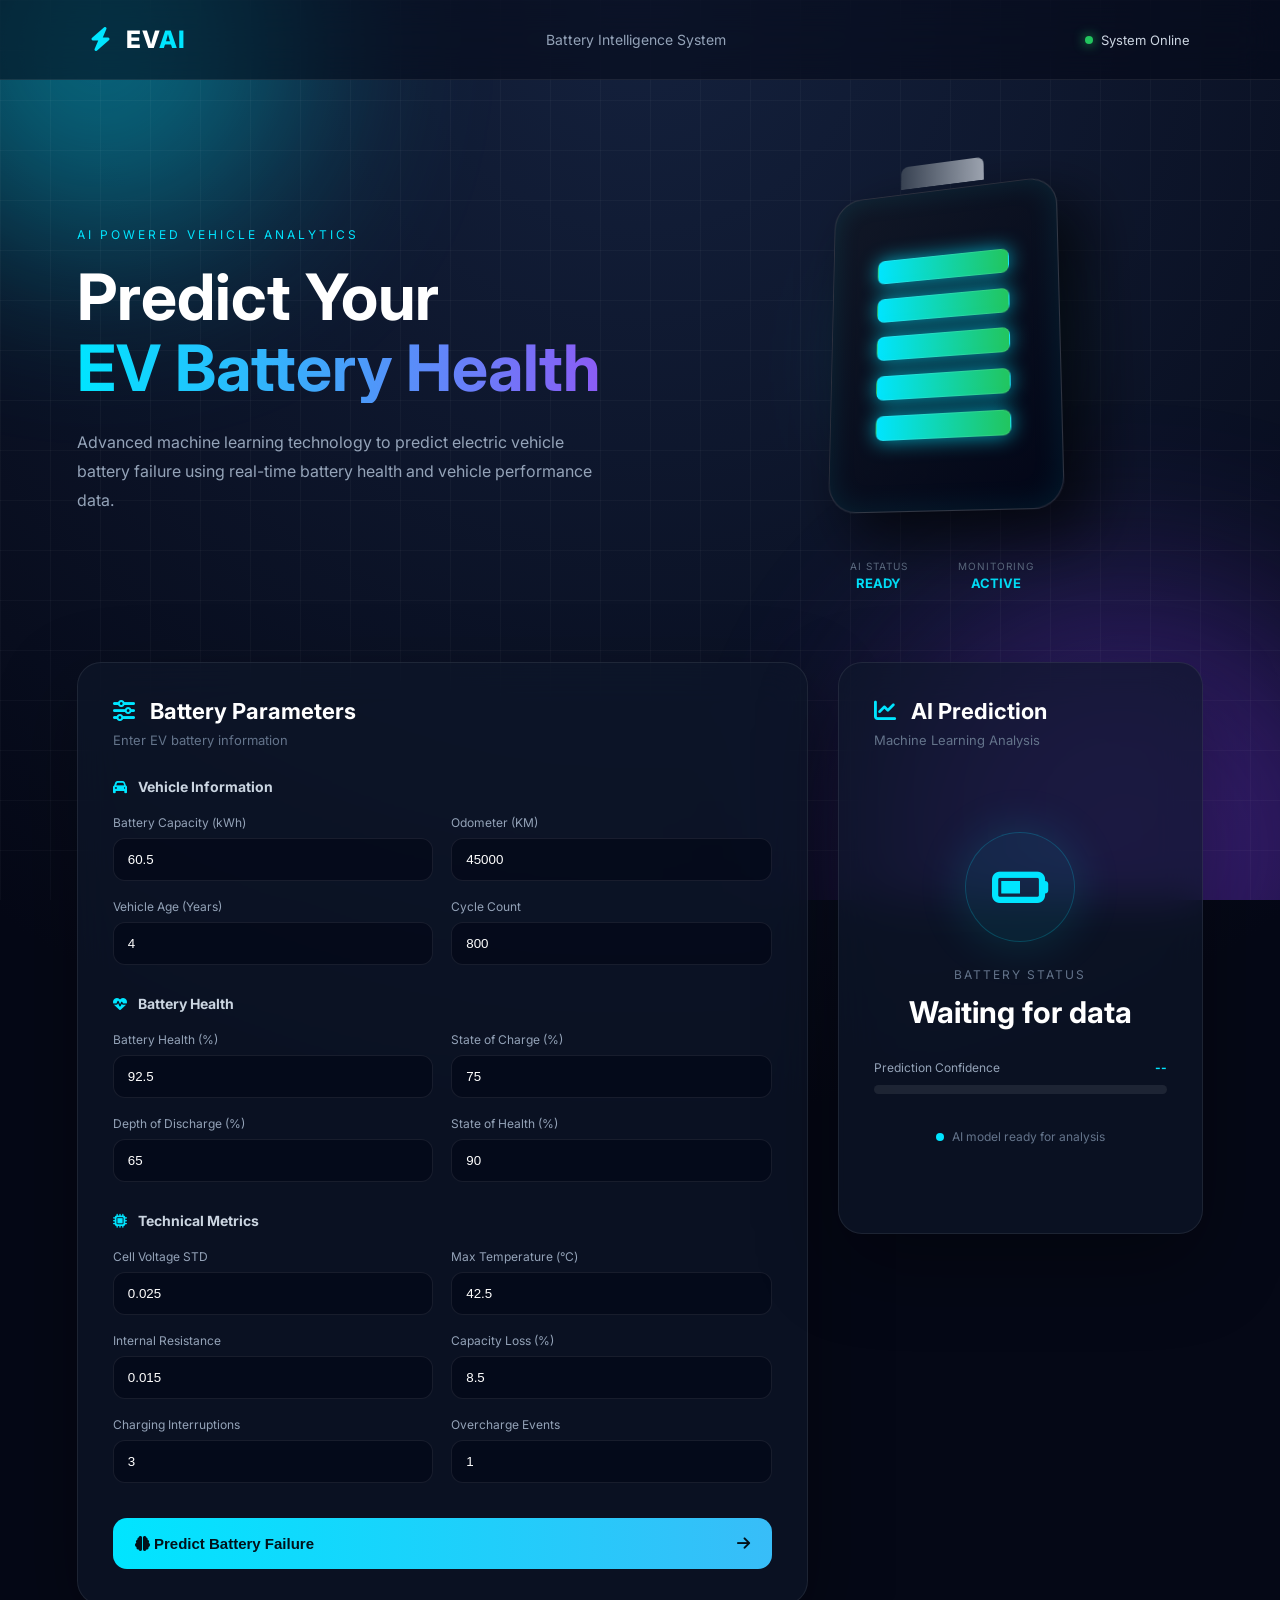
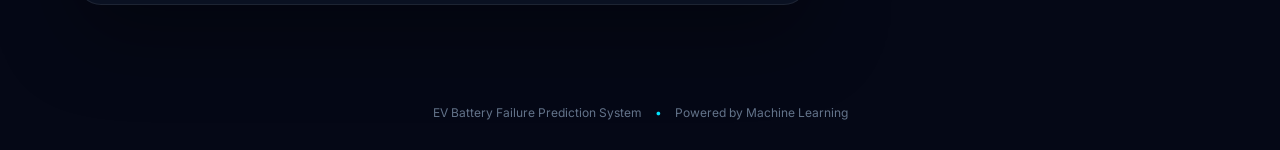
<file: index.html>
<!DOCTYPE html>
<html lang="en">
<head>
    <meta charset="UTF-8">

    <meta
        name="viewport"
        content="width=device-width, initial-scale=1.0"
    >

    <title>EV Battery Failure Prediction</title>

    <link rel="stylesheet" href="style.css">

    <link
        rel="stylesheet"
        href="https://cdnjs.cloudflare.com/ajax/libs/font-awesome/6.5.1/css/all.min.css"
    >

</head>

<body>

    <!-- Animated Background -->

    <div class="background">
        <div class="orb orb1"></div>
        <div class="orb orb2"></div>
        <div class="grid"></div>
    </div>


    <!-- Navigation -->

    <nav class="navbar">

        <div class="logo">
            <i class="fa-solid fa-bolt"></i>
            EV<span>AI</span>
        </div>

        <div class="nav-title">
            Battery Intelligence System
        </div>

        <div class="status">
            <span class="status-dot"></span>
            System Online
        </div>

    </nav>


    <!-- Main Container -->

    <main class="container">


        <!-- Hero Section -->

        <section class="hero">

            <div class="hero-text">

                <p class="subtitle">
                    AI POWERED VEHICLE ANALYTICS
                </p>

                <h1>
                    Predict Your
                    <span>EV Battery Health</span>
                </h1>

                <p class="description">

                    Advanced machine learning technology to predict
                    electric vehicle battery failure using real-time
                    battery health and vehicle performance data.

                </p>

            </div>


            <!-- 3D Battery -->

            <div class="battery-scene">

                <div class="battery-3d">

                    <div class="battery-top"></div>

                    <div class="battery-body">

                        <div class="battery-bars">

                            <div class="bar active"></div>
                            <div class="bar active"></div>
                            <div class="bar active"></div>
                            <div class="bar active"></div>
                            <div class="bar active"></div>

                        </div>

                        <div class="battery-glow"></div>

                    </div>

                    <div class="battery-terminal"></div>

                </div>


                <div class="battery-info">

                    <div>
                        <span>AI STATUS</span>
                        <strong>READY</strong>
                    </div>

                    <div>
                        <span>MONITORING</span>
                        <strong>ACTIVE</strong>
                    </div>

                </div>

            </div>

        </section>



        <!-- Dashboard -->

        <section class="dashboard">


            <!-- Input Panel -->

            <div class="glass-card input-card">

                <div class="card-header">

                    <div>

                        <h2>
                            <i class="fa-solid fa-sliders"></i>
                            Battery Parameters
                        </h2>

                        <p>
                            Enter EV battery information
                        </p>

                    </div>

                </div>


                <form id="predictionForm">


                    <!-- Vehicle Information -->

                    <h3 class="section-title">
                        <i class="fa-solid fa-car"></i>
                        Vehicle Information
                    </h3>


                    <div class="input-grid">


                        <div class="input-group">

                            <label>
                                Battery Capacity (kWh)
                            </label>

                            <input
                                type="number"
                                id="battery_capacity_kwh"
                                value="60.5"
                                step="0.1"
                                required
                            >

                        </div>


                        <div class="input-group">

                            <label>
                                Odometer (KM)
                            </label>

                            <input
                                type="number"
                                id="odometer_km"
                                value="45000"
                                required
                            >

                        </div>


                        <div class="input-group">

                            <label>
                                Vehicle Age (Years)
                            </label>

                            <input
                                type="number"
                                id="vehicle_age_years"
                                value="4"
                                step="0.1"
                                required
                            >

                        </div>


                        <div class="input-group">

                            <label>
                                Cycle Count
                            </label>

                            <input
                                type="number"
                                id="cycle_count"
                                value="800"
                                required
                            >

                        </div>

                    </div>



                    <!-- Battery Health -->

                    <h3 class="section-title">

                        <i class="fa-solid fa-heart-pulse"></i>

                        Battery Health

                    </h3>


                    <div class="input-grid">


                        <div class="input-group">

                            <label>
                                Battery Health (%)
                            </label>

                            <input
                                type="number"
                                id="battery_health_percent"
                                value="92.5"
                                step="0.1"
                                required
                            >

                        </div>


                        <div class="input-group">

                            <label>
                                State of Charge (%)
                            </label>

                            <input
                                type="number"
                                id="state_of_charge"
                                value="75"
                                step="0.1"
                                required
                            >

                        </div>


                        <div class="input-group">

                            <label>
                                Depth of Discharge (%)
                            </label>

                            <input
                                type="number"
                                id="depth_of_discharge"
                                value="65"
                                step="0.1"
                                required
                            >

                        </div>


                        <div class="input-group">

                            <label>
                                State of Health (%)
                            </label>

                            <input
                                type="number"
                                id="state_of_health"
                                value="90"
                                step="0.1"
                                required
                            >

                        </div>

                    </div>



                    <!-- Technical Metrics -->

                    <h3 class="section-title">

                        <i class="fa-solid fa-microchip"></i>

                        Technical Metrics

                    </h3>


                    <div class="input-grid">


                        <div class="input-group">

                            <label>
                                Cell Voltage STD
                            </label>

                            <input
                                type="number"
                                id="cell_voltage_std"
                                value="0.025"
                                step="0.001"
                                required
                            >

                        </div>


                        <div class="input-group">

                            <label>
                                Max Temperature (°C)
                            </label>

                            <input
                                type="number"
                                id="cell_temperature_max"
                                value="42.5"
                                step="0.1"
                                required
                            >

                        </div>


                        <div class="input-group">

                            <label>
                                Internal Resistance
                            </label>

                            <input
                                type="number"
                                id="internal_resistance"
                                value="0.015"
                                step="0.001"
                                required
                            >

                        </div>


                        <div class="input-group">

                            <label>
                                Capacity Loss (%)
                            </label>

                            <input
                                type="number"
                                id="capacity_loss_percent"
                                value="8.5"
                                step="0.1"
                                required
                            >

                        </div>


                        <div class="input-group">

                            <label>
                                Charging Interruptions
                            </label>

                            <input
                                type="number"
                                id="charging_interruptions"
                                value="3"
                                required
                            >

                        </div>


                        <div class="input-group">

                            <label>
                                Overcharge Events
                            </label>

                            <input
                                type="number"
                                id="overcharge_events"
                                value="1"
                                required
                            >

                        </div>

                    </div>



                    <button
                        type="submit"
                        class="predict-btn"
                    >

                        <span>
                            <i class="fa-solid fa-brain"></i>
                            Predict Battery Failure
                        </span>

                        <i class="fa-solid fa-arrow-right"></i>

                    </button>


                </form>

            </div>



            <!-- Result Panel -->

            <div class="glass-card result-card">


                <div class="card-header">

                    <div>

                        <h2>

                            <i class="fa-solid fa-chart-line"></i>

                            AI Prediction

                        </h2>

                        <p>
                            Machine Learning Analysis
                        </p>

                    </div>

                </div>



                <div
                    class="result-content"
                    id="resultContent"
                >


                    <div class="result-icon">

                        <i
                            class="fa-solid fa-battery-half"
                            id="resultIcon"
                        ></i>

                    </div>


                    <p class="result-label">
                        Battery Status
                    </p>


                    <h1
                        class="prediction-text"
                        id="prediction"
                    >

                        Waiting for data

                    </h1>



                    <div class="confidence-box">

                        <div class="confidence-header">

                            <span>
                                Prediction Confidence
                            </span>

                            <strong
                                id="probability"
                            >
                                --
                            </strong>

                        </div>


                        <div class="progress">

                            <div
                                class="progress-bar"
                                id="progressBar"
                            ></div>

                        </div>

                    </div>



                    <div class="analysis-status">

                        <span
                            class="pulse-dot"
                        ></span>

                        <span id="analysisText">

                            AI model ready for analysis

                        </span>

                    </div>


                </div>


            </div>


        </section>


    </main>



    <footer>

        <p>
            EV Battery Failure Prediction System
            <span>•</span>
            Powered by Machine Learning
        </p>

    </footer>


    <script src="script.js"></script>

</body>

</html>
</file>
<file: style.css>
@import url('https://fonts.googleapis.com/css2?family=Inter:wght@400;500;600;700;800&display=swap');


* {
    margin: 0;
    padding: 0;
    box-sizing: border-box;
}


body {

    font-family: "Inter", sans-serif;

    background:
        radial-gradient(
            circle at top,
            #14213d,
            #050816 60%
        );

    color: white;

    min-height: 100vh;

    overflow-x: hidden;

}


/* Background */

.background {

    position: fixed;

    width: 100%;

    height: 100%;

    top: 0;

    left: 0;

    z-index: -1;

    overflow: hidden;

}


.grid {

    position: absolute;

    width: 100%;

    height: 100%;

    background-image:

        linear-gradient(
            rgba(255,255,255,0.03) 1px,
            transparent 1px
        ),

        linear-gradient(
            90deg,
            rgba(255,255,255,0.03) 1px,
            transparent 1px
        );

    background-size: 50px 50px;

}


.orb {

    position: absolute;

    border-radius: 50%;

    filter: blur(100px);

    opacity: 0.4;

}


.orb1 {

    width: 400px;

    height: 400px;

    background: #00e5ff;

    top: -150px;

    left: -100px;

}


.orb2 {

    width: 500px;

    height: 500px;

    background: #7c3aed;

    bottom: -200px;

    right: -100px;

}


/* Navbar */

.navbar {

    height: 80px;

    padding: 0 7%;

    display: flex;

    align-items: center;

    justify-content: space-between;

    border-bottom:

        1px solid rgba(255,255,255,0.08);

    background:

        rgba(5,8,22,0.55);

    backdrop-filter:

        blur(20px);

}


.logo {

    font-size: 24px;

    font-weight: 800;

    letter-spacing: 1px;

}


.logo i {

    color: #00e5ff;

    margin-right: 8px;

}


.logo span {

    color: #00e5ff;

}


.nav-title {

    color: #94a3b8;

    font-size: 14px;

}


.status {

    display: flex;

    align-items: center;

    gap: 8px;

    font-size: 13px;

    color: #cbd5e1;

}


.status-dot {

    width: 8px;

    height: 8px;

    border-radius: 50%;

    background: #22c55e;

    box-shadow:

        0 0 12px #22c55e;

}


/* Main */

.container {

    width: 88%;

    max-width: 1500px;

    margin: auto;

    padding:

        70px 0;

}


/* Hero */

.hero {

    display: grid;

    grid-template-columns:

        1fr 1fr;

    align-items: center;

    gap: 80px;

    margin-bottom: 70px;

}


.subtitle {

    color: #00e5ff;

    font-size: 12px;

    letter-spacing: 3px;

    margin-bottom: 20px;

}


.hero h1 {

    font-size:

        clamp(42px, 5vw, 72px);

    line-height: 1.1;

    margin-bottom: 25px;

}


.hero h1 span {

    display: block;

    background:

        linear-gradient(
            90deg,
            #00e5ff,
            #8b5cf6
        );

    -webkit-background-clip: text;

    -webkit-text-fill-color: transparent;

}


.description {

    color: #94a3b8;

    max-width: 600px;

    line-height: 1.8;

}


/* 3D Battery */

.battery-scene {

    display: flex;

    flex-direction: column;

    align-items: center;

    perspective: 1000px;

}


.battery-3d {

    position: relative;

    width: 260px;

    height: 380px;

    transform-style: preserve-3d;

    transform:

        rotateX(12deg)
        rotateY(-18deg);

    animation:

        floatBattery 5s ease-in-out infinite;

}


.battery-body {

    width: 240px;

    height: 330px;

    border-radius: 30px;

    position: absolute;

    top: 30px;

    left: 10px;

    background:

        linear-gradient(
            135deg,
            #111827,
            #020617
        );

    border:

        1px solid
        rgba(255,255,255,0.15);

    box-shadow:

        25px 25px 60px
        rgba(0,0,0,0.7),

        inset 0 0 30px
        rgba(0,229,255,0.1);

    display: flex;

    justify-content: center;

    align-items: center;

}


.battery-terminal {

    position: absolute;

    width: 90px;

    height: 25px;

    top: 0;

    left: 85px;

    border-radius:

        8px 8px 0 0;

    background:

        linear-gradient(
            90deg,
            #374151,
            #9ca3af
        );

}


.battery-bars {

    width: 140px;

    height: 220px;

    display: flex;

    flex-direction: column;

    justify-content: space-evenly;

}


.bar {

    height: 25px;

    border-radius: 8px;

    background:

        rgba(255,255,255,0.06);

    border:

        1px solid
        rgba(255,255,255,0.1);

}


.bar.active {

    background:

        linear-gradient(
            90deg,
            #00e5ff,
            #22c55e
        );

    box-shadow:

        0 0 20px
        rgba(0,229,255,0.7);

    animation:

        batteryPulse 2s infinite;

}


.battery-glow {

    position: absolute;

    width: 120px;

    height: 120px;

    background: #00e5ff;

    filter: blur(70px);

    opacity: 0.3;

    z-index: -1;

}


.battery-info {

    display: flex;

    gap: 50px;

    margin-top: 30px;

    text-align: center;

}


.battery-info span {

    display: block;

    font-size: 10px;

    color: #64748b;

    letter-spacing: 1px;

}


.battery-info strong {

    color: #00e5ff;

    font-size: 13px;

}


@keyframes floatBattery {

    0% {

        transform:
            rotateX(12deg)
            rotateY(-18deg)
            translateY(0);

    }

    50% {

        transform:
            rotateX(12deg)
            rotateY(-10deg)
            translateY(-18px);

    }

    100% {

        transform:
            rotateX(12deg)
            rotateY(-18deg)
            translateY(0);

    }

}


@keyframes batteryPulse {

    0% {

        opacity: 0.5;

    }

    50% {

        opacity: 1;

    }

    100% {

        opacity: 0.5;

    }

}


/* Dashboard */

.dashboard {

    display: grid;

    grid-template-columns:

        1.6fr 0.8fr;

    gap: 30px;

    align-items: start;

}


/* Glass Card */

.glass-card {

    background:

        rgba(15,23,42,0.65);

    border:

        1px solid
        rgba(255,255,255,0.08);

    border-radius: 24px;

    backdrop-filter:

        blur(20px);

    box-shadow:

        0 30px 80px
        rgba(0,0,0,0.35);

}


.input-card {

    padding: 35px;

}


.result-card {

    padding: 35px;

    position: sticky;

    top: 30px;

}


/* Card Header */

.card-header {

    margin-bottom: 30px;

}


.card-header h2 {

    font-size: 22px;

    margin-bottom: 8px;

}


.card-header h2 i {

    color: #00e5ff;

    margin-right: 10px;

}


.card-header p {

    color: #64748b;

    font-size: 13px;

}


/* Section */

.section-title {

    font-size: 14px;

    margin:

        30px 0 20px;

    color: #cbd5e1;

}


.section-title i {

    color: #00e5ff;

    margin-right: 8px;

}


/* Inputs */

.input-grid {

    display: grid;

    grid-template-columns:

        repeat(2, 1fr);

    gap: 18px;

}


.input-group {

    display: flex;

    flex-direction: column;

    gap: 8px;

}


.input-group label {

    font-size: 12px;

    color: #94a3b8;

}


.input-group input {

    width: 100%;

    padding: 13px 14px;

    border-radius: 12px;

    border:

        1px solid
        rgba(255,255,255,0.08);

    background:

        rgba(2,6,23,0.6);

    color: white;

    outline: none;

    transition: 0.3s;

}


.input-group input:focus {

    border-color: #00e5ff;

    box-shadow:

        0 0 0 3px
        rgba(0,229,255,0.1);

}


/* Button */

.predict-btn {

    width: 100%;

    margin-top: 35px;

    padding: 17px 22px;

    border: none;

    border-radius: 14px;

    cursor: pointer;

    display: flex;

    justify-content: space-between;

    align-items: center;

    color: #02111a;

    font-size: 15px;

    font-weight: 700;

    background:

        linear-gradient(
            90deg,
            #00e5ff,
            #38bdf8
        );

    transition:

        transform 0.3s,
        box-shadow 0.3s;

}


.predict-btn:hover {

    transform:

        translateY(-3px);

    box-shadow:

        0 15px 40px
        rgba(0,229,255,0.3);

}


.predict-btn.loading {

    opacity: 0.7;

    pointer-events: none;

}


/* Result */

.result-content {

    min-height: 420px;

    display: flex;

    flex-direction: column;

    align-items: center;

    justify-content: center;

    text-align: center;

}


.result-icon {

    width: 110px;

    height: 110px;

    border-radius: 50%;

    display: flex;

    align-items: center;

    justify-content: center;

    font-size: 50px;

    margin-bottom: 25px;

    background:

        rgba(0,229,255,0.08);

    border:

        1px solid
        rgba(0,229,255,0.2);

    color: #00e5ff;

    box-shadow:

        0 0 50px
        rgba(0,229,255,0.15);

}


.result-label {

    color: #64748b;

    font-size: 12px;

    text-transform: uppercase;

    letter-spacing: 2px;

}


.prediction-text {

    margin:

        12px 0 30px;

    font-size: 30px;

}


.confidence-box {

    width: 100%;

}


.confidence-header {

    display: flex;

    justify-content: space-between;

    font-size: 12px;

    color: #94a3b8;

    margin-bottom: 10px;

}


.confidence-header strong {

    color: #00e5ff;

}


.progress {

    width: 100%;

    height: 9px;

    background:

        rgba(255,255,255,0.08);

    border-radius: 20px;

    overflow: hidden;

}


.progress-bar {

    width: 0%;

    height: 100%;

    border-radius: 20px;

    background:

        linear-gradient(
            90deg,
            #00e5ff,
            #22c55e
        );

    transition:

        width 1s ease;

}


/* Status */

.analysis-status {

    margin-top: 35px;

    font-size: 12px;

    color: #64748b;

    display: flex;

    align-items: center;

    gap: 8px;

}


.pulse-dot {

    width: 8px;

    height: 8px;

    background: #00e5ff;

    border-radius: 50%;

    animation:

        pulse 1.5s infinite;

}


@keyframes pulse {

    0% {

        box-shadow:
            0 0 0 0
            rgba(0,229,255,0.5);

    }

    70% {

        box-shadow:
            0 0 0 12px
            rgba(0,229,255,0);

    }

    100% {

        box-shadow:
            0 0 0 0
            rgba(0,229,255,0);

    }

}


/* Footer */

footer {

    text-align: center;

    padding: 30px;

    color: #64748b;

    font-size: 12px;

}


footer span {

    margin: 0 10px;

    color: #00e5ff;

}


/* Responsive */

@media (max-width: 1100px) {

    .hero {

        grid-template-columns: 1fr;

        text-align: center;

    }


    .description {

        margin: auto;

    }


    .dashboard {

        grid-template-columns: 1fr;

    }


    .result-card {

        position: relative;

        top: 0;

    }

}


@media (max-width: 700px) {

    .navbar {

        padding: 0 20px;

    }


    .nav-title {

        display: none;

    }


    .container {

        width: 92%;

    }


    .input-grid {

        grid-template-columns: 1fr;

    }


    .hero h1 {

        font-size: 42px;

    }

}
</file>
